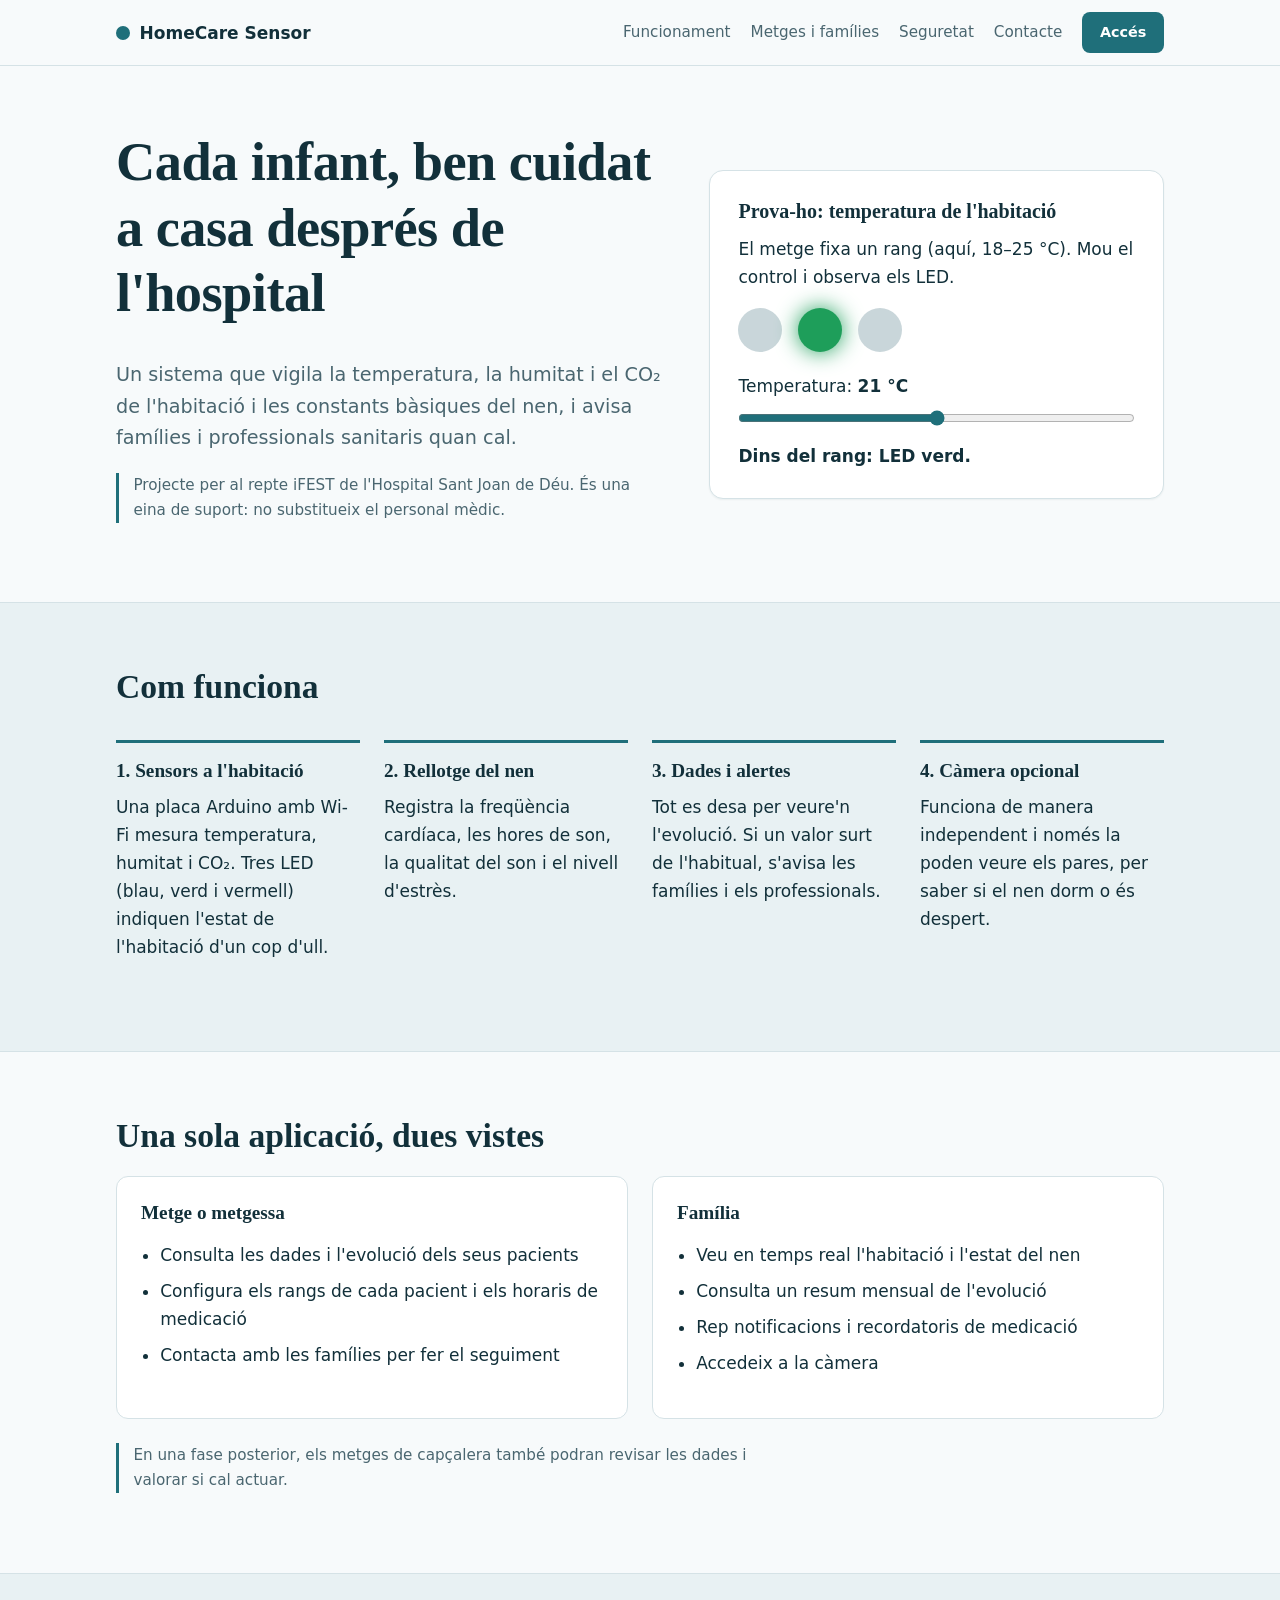
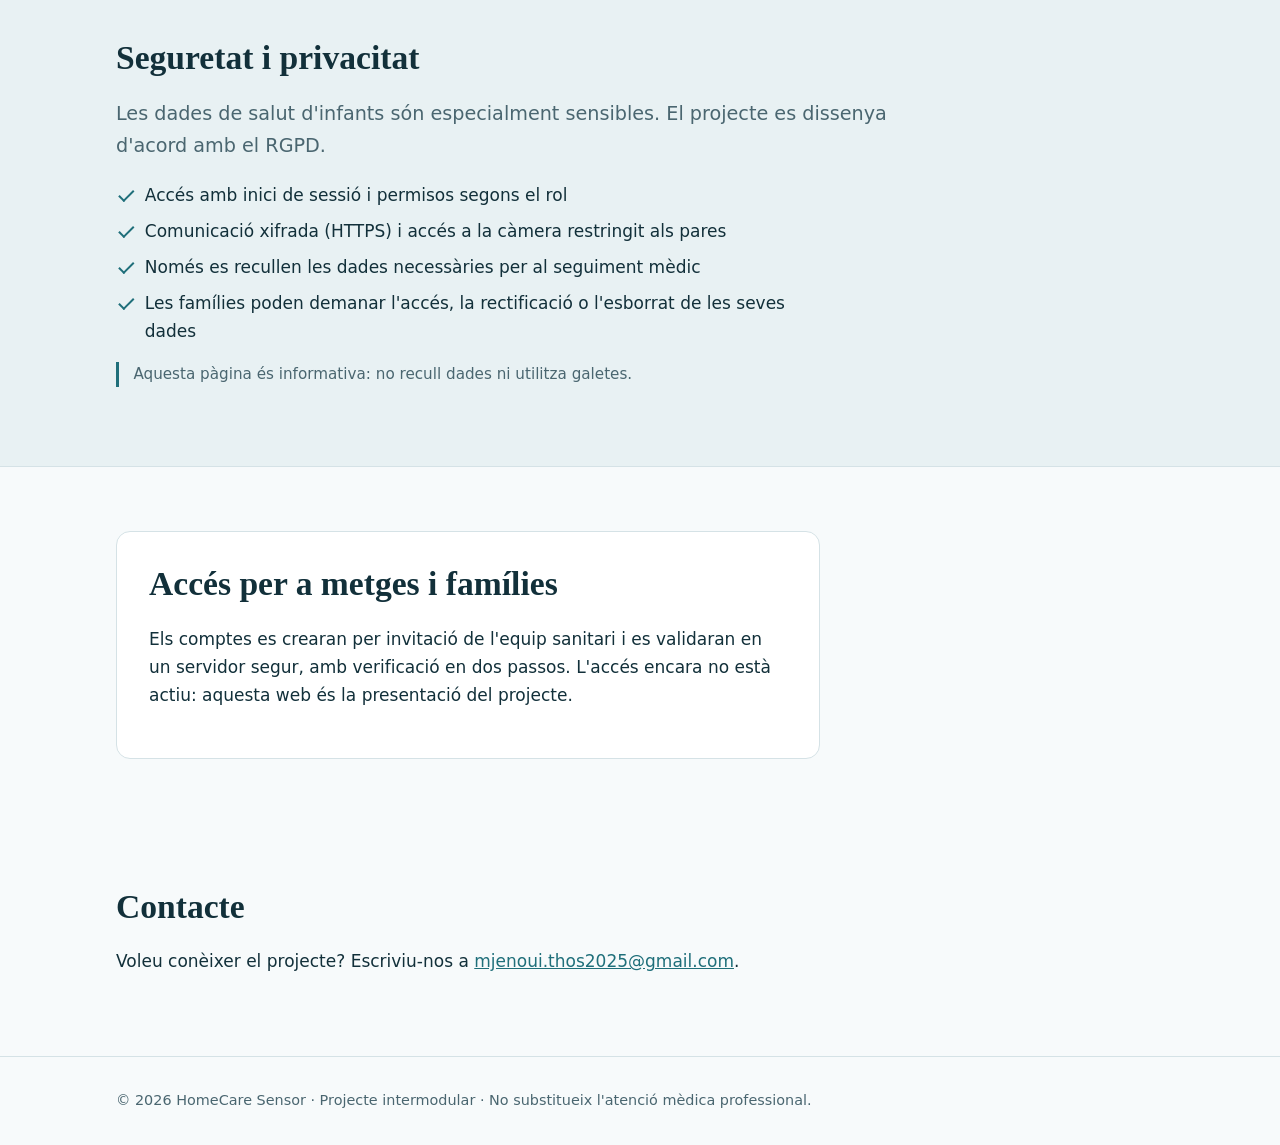
<file: index.html>
<!DOCTYPE html>
<html lang="ca">
<head>
<meta charset="utf-8">
<meta name="viewport" content="width=device-width, initial-scale=1">
<title>HomeCare Sensor · Cures a casa amb tranquil·litat</title>
<meta name="description" content="HomeCare Sensor: monitoratge de l'habitació i de l'estat dels infants en recuperació a casa després d'una estada hospitalària.">
<meta name="referrer" content="no-referrer">
<meta name="color-scheme" content="light dark">
<link rel="icon" href="data:image/svg+xml,%3Csvg xmlns='http://www.w3.org/2000/svg' viewBox='0 0 32 32'%3E%3Crect width='32' height='32' rx='8' fill='%231f6f7a'/%3E%3Ccircle cx='16' cy='16' r='6' fill='%23fff'/%3E%3C/svg%3E">
<link rel="stylesheet" href="style2.css">
<script src="app2.js" defer></script>
</head>
<body>
<a class="skip" href="#main">Salta al contingut</a>
<header class="top">
  <div class="wrap bar">
    <a class="brand" href="#inici"><span class="dot" aria-hidden="true"></span>HomeCare Sensor</a>
    <nav aria-label="Principal">
      <a href="#funcionament">Funcionament</a>
      <a href="#rols">Metges i famílies</a>
      <a href="#seguretat">Seguretat</a>
      <a href="#contacte">Contacte</a>
      <a class="btn small" href="#acces">Accés</a>
    </nav>
  </div>
</header>

<main id="main">
<section class="hero wrap" id="inici">
  <div class="hero-text">
    <h1>Cada infant, ben cuidat a casa després de l'hospital</h1>
    <p class="lead">Un sistema que vigila la temperatura, la humitat i el CO₂ de l'habitació i les constants bàsiques del nen, i avisa famílies i professionals sanitaris quan cal.</p>
    <p class="note">Projecte per al repte iFEST de l'Hospital Sant Joan de Déu. És una eina de suport: no substitueix el personal mèdic.</p>
  </div>
  <div class="demo" aria-labelledby="demo-t">
    <h2 id="demo-t">Prova-ho: temperatura de l'habitació</h2>
    <p>El metge fixa un rang (aquí, 18–25 °C). Mou el control i observa els LED.</p>
    <div class="leds" aria-hidden="true">
      <span class="led blue" id="led-blue"></span><span class="led green" id="led-green"></span><span class="led red" id="led-red"></span>
    </div>
    <label for="temp">Temperatura: <strong><output id="temp-out" for="temp">21</output> °C</strong></label>
    <input type="range" id="temp" min="10" max="32" value="21">
    <p class="status" id="status" role="status" aria-live="polite">Dins del rang: LED verd.</p>
  </div>
</section>

<section class="band" id="funcionament" aria-labelledby="f-t">
  <div class="wrap">
    <h2 id="f-t">Com funciona</h2>
    <ol class="steps">
      <li><h3>Sensors a l'habitació</h3><p>Una placa Arduino amb Wi-Fi mesura temperatura, humitat i CO₂. Tres LED (blau, verd i vermell) indiquen l'estat de l'habitació d'un cop d'ull.</p></li>
      <li><h3>Rellotge del nen</h3><p>Registra la freqüència cardíaca, les hores de son, la qualitat del son i el nivell d'estrès.</p></li>
      <li><h3>Dades i alertes</h3><p>Tot es desa per veure'n l'evolució. Si un valor surt de l'habitual, s'avisa les famílies i els professionals.</p></li>
      <li><h3>Càmera opcional</h3><p>Funciona de manera independent i només la poden veure els pares, per saber si el nen dorm o és despert.</p></li>
    </ol>
  </div>
</section>

<section class="wrap" id="rols" aria-labelledby="r-t">
  <h2 id="r-t">Una sola aplicació, dues vistes</h2>
  <div class="two">
    <article><h3>Metge o metgessa</h3><ul>
      <li>Consulta les dades i l'evolució dels seus pacients</li>
      <li>Configura els rangs de cada pacient i els horaris de medicació</li>
      <li>Contacta amb les famílies per fer el seguiment</li></ul></article>
    <article><h3>Família</h3><ul>
      <li>Veu en temps real l'habitació i l'estat del nen</li>
      <li>Consulta un resum mensual de l'evolució</li>
      <li>Rep notificacions i recordatoris de medicació</li>
      <li>Accedeix a la càmera</li></ul></article>
  </div>
  <p class="note">En una fase posterior, els metges de capçalera també podran revisar les dades i valorar si cal actuar.</p>
</section>

<section class="band" id="seguretat" aria-labelledby="s-t">
  <div class="wrap">
    <h2 id="s-t">Seguretat i privacitat</h2>
    <p class="lead">Les dades de salut d'infants són especialment sensibles. El projecte es dissenya d'acord amb el RGPD.</p>
    <ul class="checks">
      <li>Accés amb inici de sessió i permisos segons el rol</li>
      <li>Comunicació xifrada (HTTPS) i accés a la càmera restringit als pares</li>
      <li>Només es recullen les dades necessàries per al seguiment mèdic</li>
      <li>Les famílies poden demanar l'accés, la rectificació o l'esborrat de les seves dades</li>
    </ul>
    <p class="note">Aquesta pàgina és informativa: no recull dades ni utilitza galetes.</p>
  </div>
</section>

<section class="wrap" id="acces" aria-labelledby="a-t">
  <div class="access">
    <h2 id="a-t">Accés per a metges i famílies</h2>
    <p>Els comptes es crearan per invitació de l'equip sanitari i es validaran en un servidor segur, amb verificació en dos passos. L'accés encara no està actiu: aquesta web és la presentació del projecte.</p>
  </div>
</section>

<section class="wrap" id="contacte" aria-labelledby="c-t">
  <h2 id="c-t">Contacte</h2>
  <p>Voleu conèixer el projecte? Escriviu-nos a <a href="mailto:mjenoui.thos2025@gmail.com">mjenoui.thos2025@gmail.com</a>.</p>
</section>
</main>

<footer><div class="wrap">© 2026 HomeCare Sensor · Projecte intermodular · No substitueix l'atenció mèdica professional.</div></footer>
</body>
</html>
</file>
<file: style2.css>
:root{--bg:#f7fafb;--surface:#fff;--ink:#12303a;--muted:#4a6670;--line:#d5e2e6;--accent:#1f6f7a;--accent-ink:#fff;--band:#e8f1f3;--blue:#2d6cdf;--green:#1e9e5a;--red:#d63d3d;--off:#c9d6da;color-scheme:light}
@media (prefers-color-scheme:dark){:root{--bg:#0e1b20;--surface:#15272e;--ink:#e8f1f3;--muted:#9bb3bb;--line:#26404a;--accent:#5cc0cd;--accent-ink:#0e1b20;--band:#122328;--off:#2b434c;color-scheme:dark}}
*{box-sizing:border-box}
html{scroll-behavior:smooth;scroll-padding-top:5rem}
body{margin:0;background:var(--bg);color:var(--ink);font:1.0625rem/1.65 system-ui,-apple-system,"Segoe UI",Roboto,sans-serif}
h1,h2,h3{font-family:"Iowan Old Style","Palatino Linotype",Georgia,serif;line-height:1.2;margin:0 0 .6em;font-weight:600}
h1{font-size:clamp(2.2rem,5vw,3.4rem);letter-spacing:-.01em}
h2{font-size:clamp(1.6rem,3vw,2.1rem)}h3{font-size:1.2rem}
p{margin:0 0 1em;max-width:68ch}
a{color:var(--accent)}
:focus-visible{outline:3px solid var(--accent);outline-offset:3px;border-radius:4px}
.wrap{max-width:68rem;margin:0 auto;padding:0 1.25rem}
section.wrap,.band .wrap{padding-top:4rem;padding-bottom:4rem}
.band{background:var(--band);border-block:1px solid var(--line)}
.skip{position:absolute;left:-999px}.skip:focus{left:1rem;top:1rem;background:var(--surface);padding:.5rem 1rem;z-index:10}
.top{position:sticky;top:0;background:color-mix(in srgb,var(--bg) 92%,transparent);backdrop-filter:blur(8px);border-bottom:1px solid var(--line);z-index:5}
.bar{display:flex;justify-content:space-between;align-items:center;gap:1rem;padding-block:.75rem;flex-wrap:wrap}
.brand{display:flex;align-items:center;gap:.6rem;font-weight:700;color:var(--ink);text-decoration:none}
.dot{width:14px;height:14px;border-radius:50%;background:var(--accent)}
nav{display:flex;gap:1.25rem;align-items:center;flex-wrap:wrap}
nav a{color:var(--muted);text-decoration:none;font-size:.95rem}nav a:hover{color:var(--ink)}
.btn{display:inline-block;background:var(--accent);color:var(--accent-ink);padding:.55rem 1.1rem;border-radius:8px;font-weight:600}
nav .btn{color:var(--accent-ink)}.btn.small{font-size:.9rem}
.hero{display:grid;grid-template-columns:1.2fr 1fr;gap:3rem;align-items:center;padding-top:4.5rem;padding-bottom:4.5rem}
.lead{font-size:1.2rem;color:var(--muted)}
.note{font-size:.95rem;color:var(--muted);border-left:3px solid var(--accent);padding-left:.9rem}
.demo{background:var(--surface);border:1px solid var(--line);border-radius:14px;padding:1.75rem;box-shadow:0 1px 2px rgba(18,48,58,.06)}
.demo h2{font-size:1.25rem}
.leds{display:flex;gap:1rem;margin:1rem 0 1.25rem}
.led{width:44px;height:44px;border-radius:50%;background:var(--off);transition:background .25s,box-shadow .25s}
.led.on.blue{background:var(--blue);box-shadow:0 0 22px var(--blue)}
.led.on.green{background:var(--green);box-shadow:0 0 22px var(--green)}
.led.on.red{background:var(--red);box-shadow:0 0 22px var(--red)}
input[type=range]{width:100%;margin:.6rem 0 1rem;accent-color:var(--accent)}
.status{font-weight:600;margin:0}
.steps{list-style:none;counter-reset:s;padding:0;margin:2rem 0 0;display:grid;grid-template-columns:repeat(auto-fit,minmax(15rem,1fr));gap:1.5rem}
.steps li{counter-increment:s;border-top:3px solid var(--accent);padding-top:1rem}
.steps h3::before{content:counter(s) ". "}
.two{display:grid;grid-template-columns:repeat(auto-fit,minmax(18rem,1fr));gap:1.5rem;margin-bottom:1.5rem}
.two article{background:var(--surface);border:1px solid var(--line);border-radius:12px;padding:1.5rem}
ul{padding-left:1.2rem}li{margin-bottom:.5rem}
.checks{list-style:none;padding:0;max-width:44rem}
.checks li{padding-left:1.8rem;position:relative}
.checks li::before{content:"";position:absolute;left:.2rem;top:.55em;width:.8rem;height:.4rem;border-left:2px solid var(--accent);border-bottom:2px solid var(--accent);transform:rotate(-45deg)}
.access{background:var(--surface);border:1px solid var(--line);border-radius:14px;padding:2rem;max-width:44rem}
footer{border-top:1px solid var(--line);padding:2rem 0;color:var(--muted);font-size:.9rem}
@media (max-width:48rem){.hero{grid-template-columns:1fr;padding-top:2.5rem}}
@media (prefers-reduced-motion:reduce){*{transition:none!important;scroll-behavior:auto!important}}
</file>
